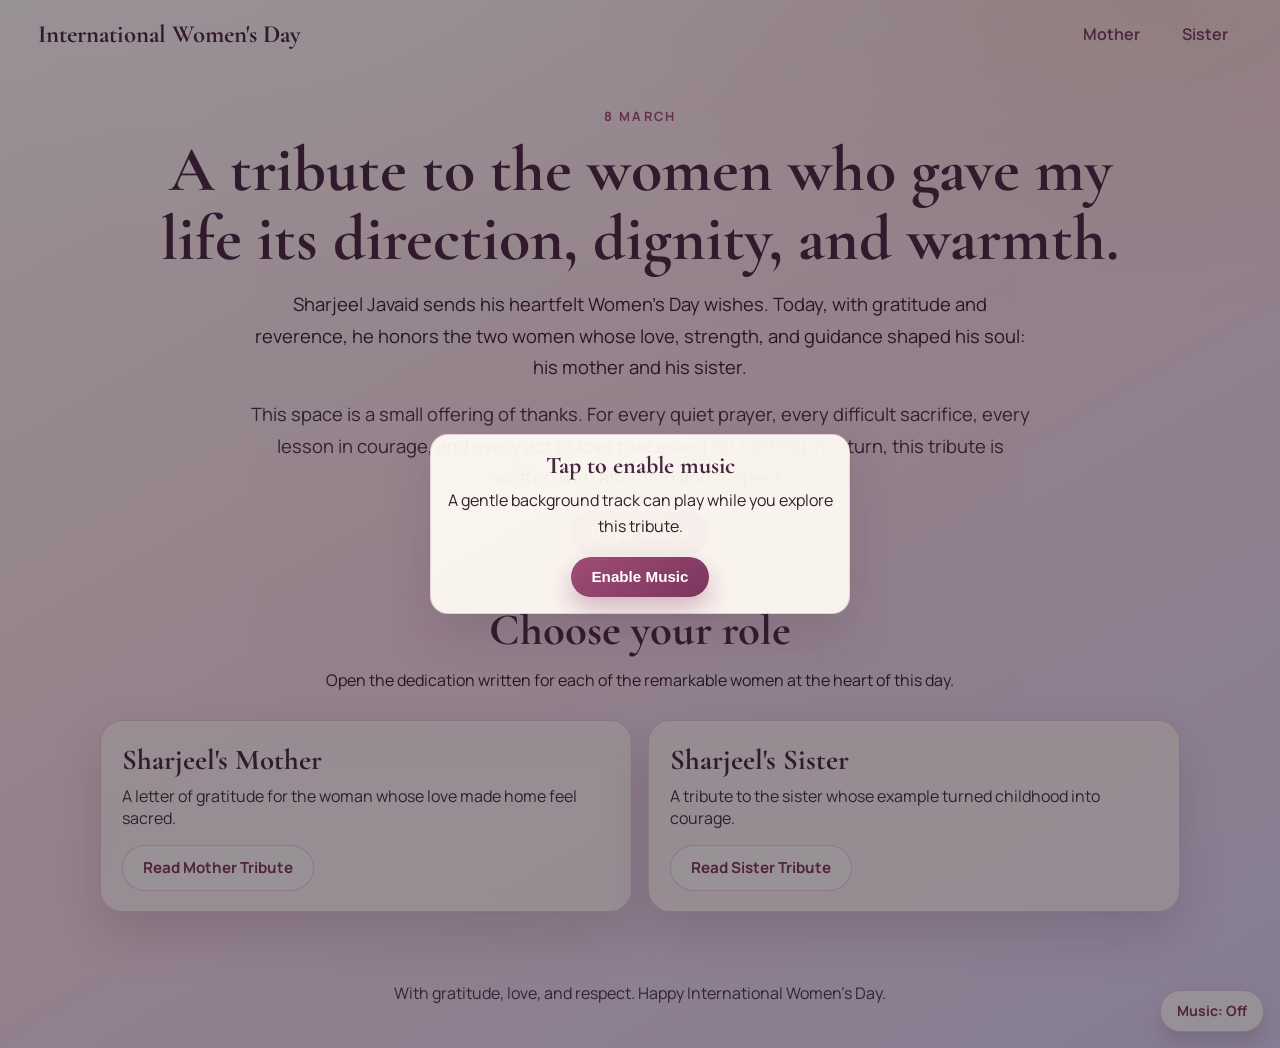
<file: index.html>
﻿<!DOCTYPE html>
<html lang="en">
<head>
  <meta charset="UTF-8">
  <meta name="viewport" content="width=device-width, initial-scale=1.0">
  <title>International Women's Day | A Tribute by Sharjeel Javaid</title>
  <meta name="description" content="A heartfelt International Women's Day tribute to Sharjeel Javaid's mother and sister.">
  <link rel="preconnect" href="https://fonts.googleapis.com">
  <link rel="preconnect" href="https://fonts.gstatic.com" crossorigin>
  <link href="https://fonts.googleapis.com/css2?family=Cormorant+Garamond:wght@500;600;700&family=Manrope:wght@400;500;600;700&display=swap" rel="stylesheet">
  <link rel="stylesheet" href="style.css">
</head>
<body class="page page-home">
  <div class="welcome-curtain" id="welcomeCurtain" aria-hidden="true">
    <p>Celebrating the women who shape our world</p>
  </div>

  <div class="petal-field" id="petalField" aria-hidden="true"></div>

  <button class="music-toggle" id="musicToggle" type="button" aria-pressed="false" aria-label="Toggle background music">
    Music: Off
  </button>

  <div class="music-overlay" id="musicOverlay" hidden>
    <div class="music-overlay-card" role="dialog" aria-modal="true" aria-labelledby="musicOverlayTitle">
      <h2 id="musicOverlayTitle">Tap to enable music</h2>
      <p>A gentle background track can play while you explore this tribute.</p>
      <button class="btn btn-primary" id="enableMusicBtn" type="button">Enable Music</button>
    </div>
  </div>

  <audio id="bgMusic" loop preload="auto" data-volume="0.18">
    <source src="assets/womens-day-theme.mp3" type="audio/mpeg">
  </audio>

  <header class="site-header">
    <a class="brand page-link" href="index.html">International Women's Day</a>
    <nav aria-label="Primary navigation">
      <a class="nav-link page-link" href="mother.html">Mother</a>
      <a class="nav-link page-link" href="sister.html">Sister</a>
    </nav>
  </header>

  <main>
    <section class="hero reveal">
      <p class="eyebrow">8 March</p>
      <h1>A tribute to the women who gave my life its direction, dignity, and warmth.</h1>
      <p class="lead">
        Sharjeel Javaid sends his heartfelt Women's Day wishes. Today, with gratitude and reverence,
        he honors the two women whose love, strength, and guidance shaped his soul: his mother and his sister.
      </p>
      <p class="intro">
        This space is a small offering of thanks. For every quiet prayer, every difficult sacrifice, every lesson in courage,
        and every act of love that asked for nothing in return, this tribute is written with affection and respect.
      </p>
      <a class="btn btn-primary" href="#roles">Begin Tribute</a>
    </section>

    <section class="role-section reveal" id="roles" aria-labelledby="rolesHeading">
      <h2 id="rolesHeading">Choose your role</h2>
      <p class="section-copy">Open the dedication written for each of the remarkable women at the heart of this day.</p>

      <div class="role-grid">
        <article class="role-card" tabindex="0" aria-label="Open tribute for Sharjeel's Mother">
          <h3>Sharjeel's Mother</h3>
          <p>A letter of gratitude for the woman whose love made home feel sacred.</p>
          <a class="btn btn-secondary page-link" href="mother.html">Read Mother Tribute</a>
        </article>

        <article class="role-card" tabindex="0" aria-label="Open tribute for Sharjeel's Sister">
          <h3>Sharjeel's Sister</h3>
          <p>A tribute to the sister whose example turned childhood into courage.</p>
          <a class="btn btn-secondary page-link" href="sister.html">Read Sister Tribute</a>
        </article>
      </div>
    </section>
  </main>

  <footer class="site-footer">
    <p>With gratitude, love, and respect. Happy International Women's Day.</p>
  </footer>

  <script src="script.js"></script>
</body>
</html>
</file>
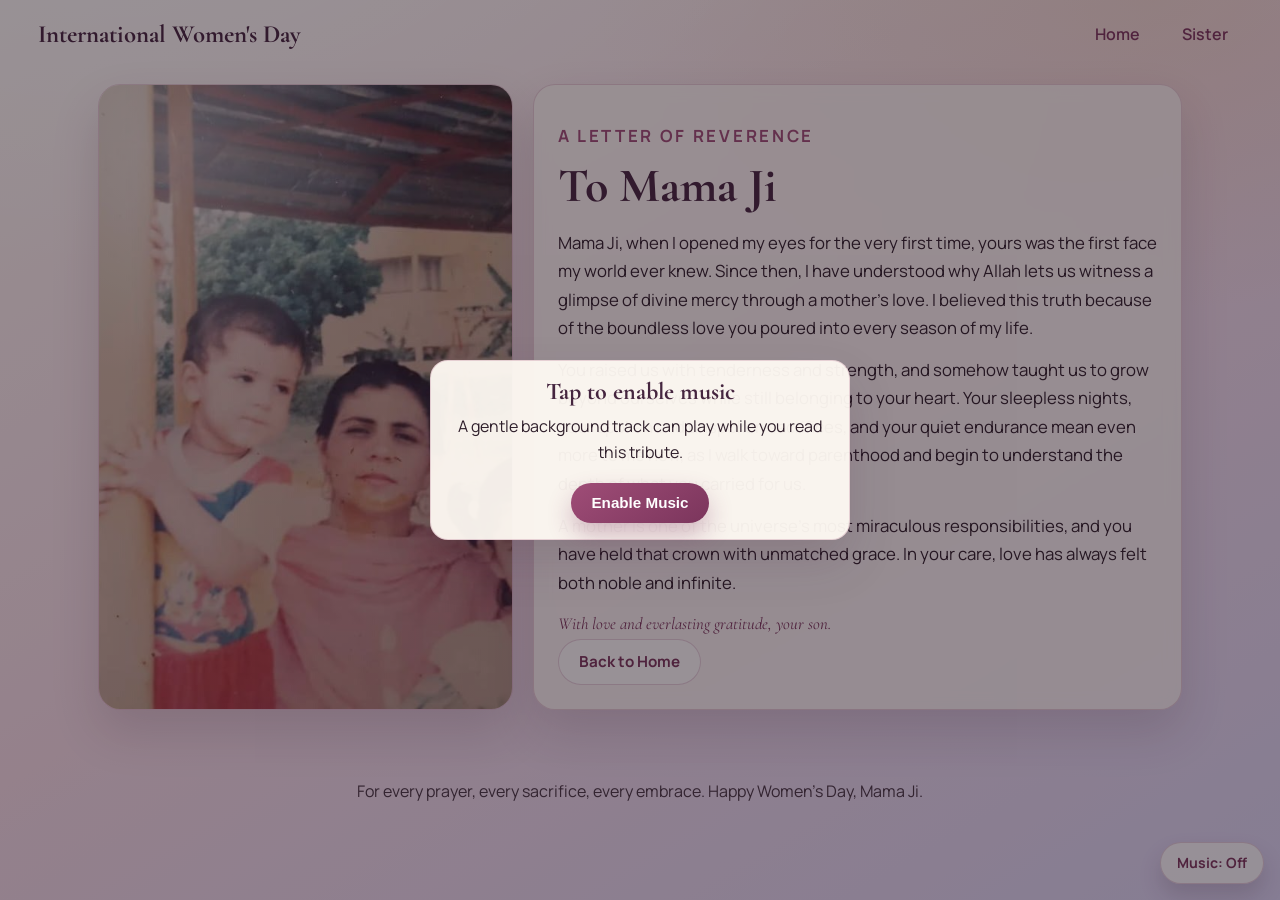
<file: mother.html>
﻿<!DOCTYPE html>
<html lang="en">
<head>
  <meta charset="UTF-8">
  <meta name="viewport" content="width=device-width, initial-scale=1.0">
  <title>For Mama Ji | International Women's Day</title>
  <meta name="description" content="A heartfelt Women's Day tribute from Sharjeel Javaid to his mother.">
  <link rel="preconnect" href="https://fonts.googleapis.com">
  <link rel="preconnect" href="https://fonts.gstatic.com" crossorigin>
  <link href="https://fonts.googleapis.com/css2?family=Cormorant+Garamond:wght@500;600;700&family=Manrope:wght@400;500;600;700&display=swap" rel="stylesheet">
  <link rel="stylesheet" href="style.css">
</head>
<body class="page page-tribute">
  <div class="welcome-curtain" id="welcomeCurtain" aria-hidden="true">
    <p>For Mama Ji</p>
  </div>

  <div class="petal-field" id="petalField" aria-hidden="true"></div>

  <button class="music-toggle" id="musicToggle" type="button" aria-pressed="false" aria-label="Toggle background music">
    Music: Off
  </button>

  <div class="music-overlay" id="musicOverlay" hidden>
    <div class="music-overlay-card" role="dialog" aria-modal="true" aria-labelledby="musicOverlayTitle">
      <h2 id="musicOverlayTitle">Tap to enable music</h2>
      <p>A gentle background track can play while you read this tribute.</p>
      <button class="btn btn-primary" id="enableMusicBtn" type="button">Enable Music</button>
    </div>
  </div>

  <audio id="bgMusic" loop preload="auto" data-volume="0.18">
    <source src="assets/womens-day-theme.mp3" type="audio/mpeg">
  </audio>

  <header class="site-header">
    <a class="brand page-link" href="index.html">International Women's Day</a>
    <nav aria-label="Primary navigation">
      <a class="nav-link page-link" href="index.html">Home</a>
      <a class="nav-link page-link" href="sister.html">Sister</a>
    </nav>
  </header>

  <main class="tribute-main">
    <section class="tribute-layout reveal">
      <figure class="portrait-frame">
        <img src="Mama.jpg" alt="Portrait tribute to Sharjeel's mother">
      </figure>

      <article class="tribute-card" aria-labelledby="motherTitle">
        <p class="eyebrow">A Letter of Reverence</p>
        <h1 id="motherTitle">To Mama Ji</h1>
        <p>
          Mama Ji, when I opened my eyes for the very first time, yours was the first face my world ever knew.
          Since then, I have understood why Allah lets us witness a glimpse of divine mercy through a mother's love.
          I believed this truth because of the boundless love you poured into every season of my life.
        </p>
        <p>
          You raised us with tenderness and strength, and somehow taught us to grow beyond ourselves while still belonging to your heart.
          Your sleepless nights, your spoken and unspoken sacrifices, and your quiet endurance mean even more to me now,
          as I walk toward parenthood and begin to understand the depth of what you carried for us.
        </p>
        <p>
          A mother is one of the universe's most miraculous responsibilities, and you have held that crown with unmatched grace.
          In your care, love has always felt both noble and infinite.
        </p>
        <p class="closing">With love and everlasting gratitude, your son.</p>
        <a class="btn btn-secondary page-link" href="index.html">Back to Home</a>
      </article>
    </section>
  </main>

  <footer class="site-footer">
    <p>For every prayer, every sacrifice, every embrace. Happy Women's Day, Mama Ji.</p>
  </footer>

  <script src="script.js"></script>
</body>
</html>
</file>
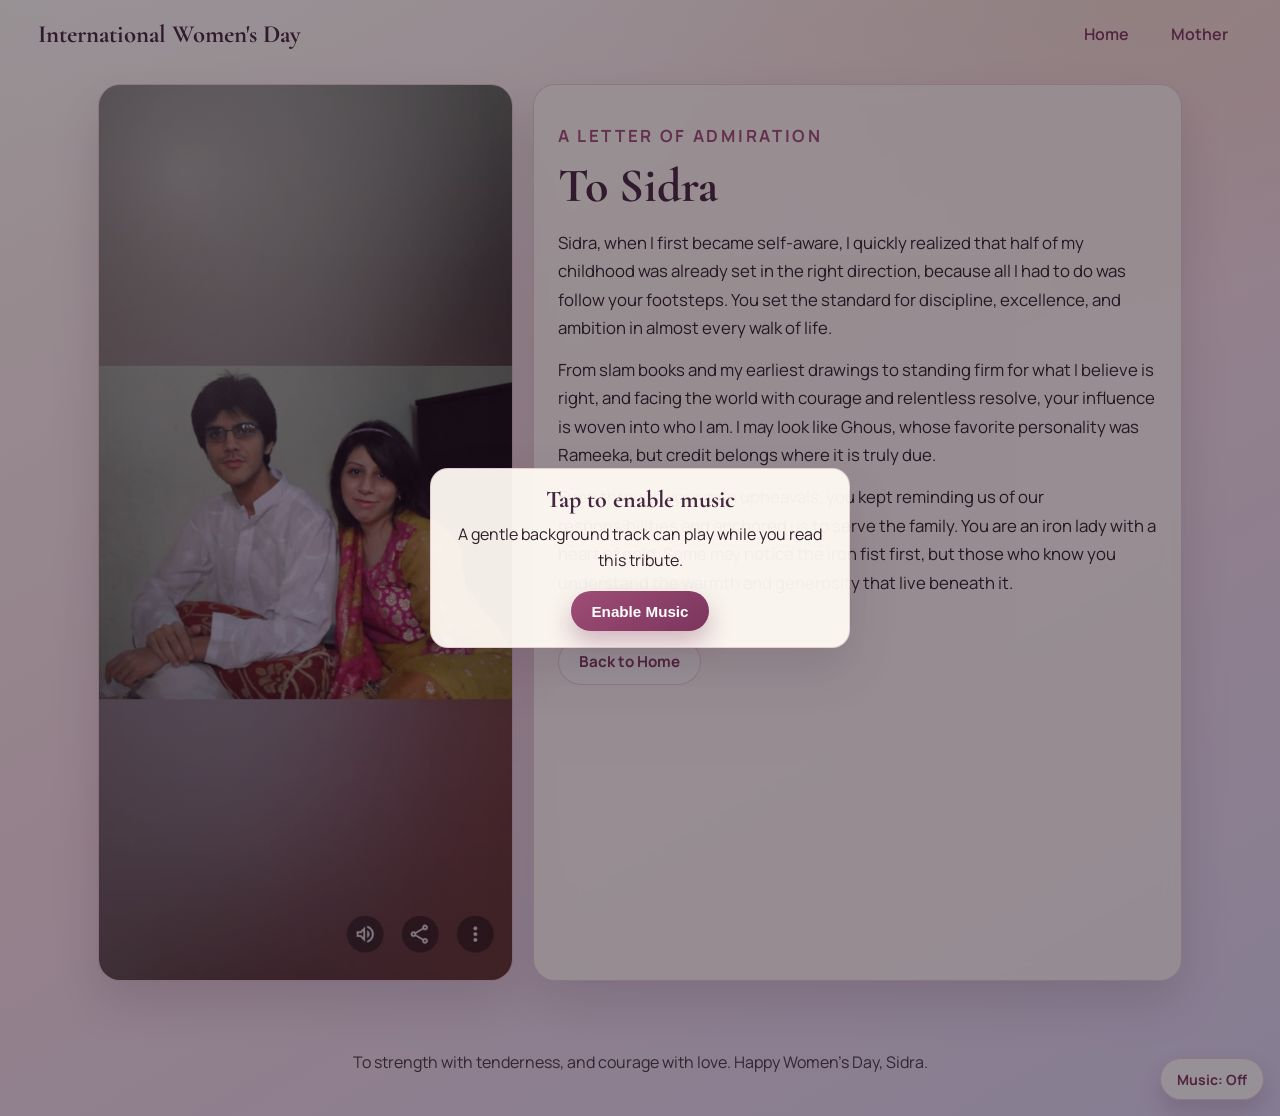
<file: sister.html>
﻿<!DOCTYPE html>
<html lang="en">
<head>
  <meta charset="UTF-8">
  <meta name="viewport" content="width=device-width, initial-scale=1.0">
  <title>For Sidra | International Women's Day</title>
  <meta name="description" content="A heartfelt Women's Day tribute from Sharjeel Javaid to his sister.">
  <link rel="preconnect" href="https://fonts.googleapis.com">
  <link rel="preconnect" href="https://fonts.gstatic.com" crossorigin>
  <link href="https://fonts.googleapis.com/css2?family=Cormorant+Garamond:wght@500;600;700&family=Manrope:wght@400;500;600;700&display=swap" rel="stylesheet">
  <link rel="stylesheet" href="style.css">
</head>
<body class="page page-tribute">
  <div class="welcome-curtain" id="welcomeCurtain" aria-hidden="true">
    <p>For Sidra</p>
  </div>

  <div class="petal-field" id="petalField" aria-hidden="true"></div>

  <button class="music-toggle" id="musicToggle" type="button" aria-pressed="false" aria-label="Toggle background music">
    Music: Off
  </button>

  <div class="music-overlay" id="musicOverlay" hidden>
    <div class="music-overlay-card" role="dialog" aria-modal="true" aria-labelledby="musicOverlayTitle">
      <h2 id="musicOverlayTitle">Tap to enable music</h2>
      <p>A gentle background track can play while you read this tribute.</p>
      <button class="btn btn-primary" id="enableMusicBtn" type="button">Enable Music</button>
    </div>
  </div>

  <audio id="bgMusic" loop preload="auto" data-volume="0.18">
    <source src="assets/womens-day-theme.mp3" type="audio/mpeg">
  </audio>

  <header class="site-header">
    <a class="brand page-link" href="index.html">International Women's Day</a>
    <nav aria-label="Primary navigation">
      <a class="nav-link page-link" href="index.html">Home</a>
      <a class="nav-link page-link" href="mother.html">Mother</a>
    </nav>
  </header>

  <main class="tribute-main">
    <section class="tribute-layout reveal">
      <figure class="portrait-frame">
        <img src="Sis.jpg" alt="Portrait tribute to Sharjeel's sister Sidra">
      </figure>

      <article class="tribute-card" aria-labelledby="sisterTitle">
        <p class="eyebrow">A Letter of Admiration</p>
        <h1 id="sisterTitle">To Sidra</h1>
        <p>
          Sidra, when I first became self-aware, I quickly realized that half of my childhood was already set in the right direction,
          because all I had to do was follow your footsteps.
          You set the standard for discipline, excellence, and ambition in almost every walk of life.
        </p>
        <p>
          From slam books and my earliest drawings to standing firm for what I believe is right,
          and facing the world with courage and relentless resolve, your influence is woven into who I am.
          I may look like Ghous, whose favorite personality was Rameeka, but credit belongs where it is truly due.
        </p>
        <p>
          Even through your own upheavals, you kept reminding us of our responsibilities and anchored us to serve the family.
          You are an iron lady with a heart of gold. Some may notice the iron fist first,
          but those who know you understand the warmth and generosity that live beneath it.
        </p>
        <p class="closing">Ee to manu hai.</p>
        <a class="btn btn-secondary page-link" href="index.html">Back to Home</a>
      </article>
    </section>
  </main>

  <footer class="site-footer">
    <p>To strength with tenderness, and courage with love. Happy Women's Day, Sidra.</p>
  </footer>

  <script src="script.js"></script>
</body>
</html>
</file>
<file: style.css>
﻿:root {
  --ivory: #fffaf4;
  --blush: #f8dfe9;
  --lavender: #ddd8f8;
  --soft-gold: #d5b87a;
  --plum: #45253f;
  --rose: #9f4d77;
  --rose-deep: #7b355c;
  --ink: #2f1f2b;
  --card: rgba(255, 252, 248, 0.78);
  --border: rgba(159, 77, 119, 0.24);
  --shadow: 0 22px 48px rgba(69, 37, 63, 0.16);
}

* {
  box-sizing: border-box;
}

html {
  scroll-behavior: smooth;
}

body {
  margin: 0;
  min-height: 100vh;
  font-family: "Manrope", sans-serif;
  color: var(--ink);
  background:
    radial-gradient(1200px 600px at 10% -10%, rgba(255, 255, 255, 0.8), transparent 60%),
    radial-gradient(900px 500px at 90% 0%, rgba(213, 184, 122, 0.2), transparent 62%),
    linear-gradient(150deg, var(--ivory), var(--blush) 48%, var(--lavender));
  opacity: 0;
  transform: translateY(16px);
  transition: opacity 500ms ease, transform 500ms ease;
  overflow-x: hidden;
}

body.is-ready {
  opacity: 1;
  transform: translateY(0);
}

body.is-leaving {
  opacity: 0;
  transform: translateY(14px);
}

.welcome-curtain {
  position: fixed;
  inset: 0;
  z-index: 120;
  display: grid;
  place-items: center;
  background: linear-gradient(140deg, rgba(69, 37, 63, 0.92), rgba(123, 53, 92, 0.9));
  color: #fff;
  font-family: "Cormorant Garamond", serif;
  font-size: clamp(1.25rem, 3vw, 2rem);
  letter-spacing: 0.04em;
  transition: opacity 700ms ease, visibility 700ms ease;
}

.welcome-curtain.is-hidden {
  opacity: 0;
  visibility: hidden;
}

.petal-field {
  position: fixed;
  inset: 0;
  pointer-events: none;
  z-index: 1;
}

.petal {
  position: absolute;
  width: var(--size);
  height: calc(var(--size) * 1.35);
  left: var(--left);
  top: -8%;
  border-radius: 60% 40% 65% 35%;
  background: linear-gradient(150deg, rgba(255, 255, 255, 0.95), rgba(250, 205, 226, 0.8));
  box-shadow: 0 4px 12px rgba(159, 77, 119, 0.18);
  opacity: var(--opacity);
  animation: drift var(--duration) linear infinite;
  animation-delay: var(--delay);
}

@keyframes drift {
  0% {
    transform: translate3d(0, -10vh, 0) rotate(0deg);
  }
  100% {
    transform: translate3d(var(--sway), 110vh, 0) rotate(280deg);
  }
}

.site-header,
main,
.site-footer,
.music-toggle,
.music-overlay {
  position: relative;
  z-index: 3;
}

.site-header {
  display: flex;
  justify-content: space-between;
  align-items: center;
  gap: 1rem;
  padding: 1rem clamp(1rem, 3vw, 2.75rem);
}

.brand {
  font-family: "Cormorant Garamond", serif;
  font-size: clamp(1.15rem, 2.2vw, 1.55rem);
  font-weight: 700;
  color: var(--plum);
  text-decoration: none;
}

nav {
  display: flex;
  gap: 0.9rem;
  align-items: center;
}

.nav-link {
  text-decoration: none;
  color: var(--rose-deep);
  font-weight: 600;
  padding: 0.45rem 0.85rem;
  border-radius: 999px;
  transition: background 180ms ease, transform 180ms ease;
}

.nav-link:hover,
.nav-link:focus-visible {
  background: rgba(255, 255, 255, 0.66);
  transform: translateY(-1px);
}

main {
  padding: 0 clamp(1rem, 3vw, 3rem) 2.5rem;
}

.hero {
  max-width: 980px;
  margin: 2.4rem auto 1.8rem;
  text-align: center;
}

.eyebrow {
  margin: 0;
  text-transform: uppercase;
  letter-spacing: 0.16em;
  font-size: 0.8rem;
  font-weight: 700;
  color: var(--rose);
}

h1,
h2,
h3 {
  font-family: "Cormorant Garamond", serif;
  color: var(--plum);
  margin: 0;
}

.hero h1 {
  margin-top: 0.65rem;
  font-size: clamp(2rem, 5.2vw, 4rem);
  line-height: 1.08;
}

.lead,
.intro,
.section-copy,
.tribute-card p,
.site-footer p {
  line-height: 1.7;
}

.lead,
.intro {
  margin: 1rem auto 0;
  max-width: 780px;
  font-size: clamp(1rem, 1.7vw, 1.15rem);
}

.intro {
  opacity: 0.9;
}

.role-section {
  margin: 3rem auto 0;
  max-width: 1080px;
  text-align: center;
}

.role-section h2 {
  font-size: clamp(1.9rem, 4vw, 2.8rem);
}

.section-copy {
  margin: 0.65rem auto 0;
  max-width: 740px;
}

.role-grid {
  margin-top: 1.6rem;
  display: grid;
  grid-template-columns: repeat(2, minmax(0, 1fr));
  gap: 1rem;
}

.role-card,
.tribute-card {
  background: var(--card);
  border: 1px solid var(--border);
  border-radius: 22px;
  backdrop-filter: blur(8px);
  box-shadow: var(--shadow);
}

.role-card {
  padding: 1.3rem;
  text-align: left;
  transition: transform 220ms ease, box-shadow 220ms ease;
}

.role-card:hover,
.role-card:focus-within {
  transform: translateY(-4px);
  box-shadow: 0 26px 50px rgba(69, 37, 63, 0.2);
}

.role-card h3 {
  font-size: clamp(1.3rem, 2.5vw, 1.8rem);
}

.role-card p {
  margin: 0.5rem 0 1rem;
  color: rgba(47, 31, 43, 0.92);
}

.btn {
  display: inline-flex;
  align-items: center;
  justify-content: center;
  border: 0;
  border-radius: 999px;
  padding: 0.72rem 1.25rem;
  text-decoration: none;
  font-weight: 700;
  font-size: 0.95rem;
  cursor: pointer;
  transition: transform 160ms ease, box-shadow 180ms ease, background 200ms ease;
}

.btn:hover,
.btn:focus-visible {
  transform: translateY(-2px);
}

.btn:active {
  transform: translateY(0);
}

.btn-primary {
  margin-top: 1.1rem;
  background: linear-gradient(145deg, var(--rose), var(--rose-deep));
  color: #fff;
  box-shadow: 0 12px 24px rgba(123, 53, 92, 0.32);
}

.btn-secondary {
  background: rgba(255, 255, 255, 0.84);
  color: var(--rose-deep);
  border: 1px solid rgba(159, 77, 119, 0.25);
}

.tribute-main {
  max-width: 1160px;
  margin: 1rem auto 0;
}

.tribute-layout {
  display: grid;
  grid-template-columns: minmax(240px, 0.78fr) minmax(0, 1.22fr);
  align-items: stretch;
  gap: 1.2rem;
}

.portrait-frame {
  margin: 0;
  min-height: 100%;
  position: relative;
  border-radius: 22px;
  overflow: hidden;
  border: 1px solid var(--border);
  box-shadow: var(--shadow);
}

.portrait-frame::after {
  content: "";
  position: absolute;
  inset: 0;
  background:
    radial-gradient(circle at 20% 10%, rgba(255, 255, 255, 0.48), transparent 36%),
    linear-gradient(170deg, rgba(69, 37, 63, 0.04), rgba(69, 37, 63, 0.2));
  pointer-events: none;
}

.portrait-frame img {
  width: 100%;
  height: 100%;
  min-height: 480px;
  object-fit: cover;
  display: block;
}

.tribute-card {
  padding: clamp(1rem, 2vw, 1.5rem);
}

.tribute-card h1 {
  margin-top: 0.4rem;
  font-size: clamp(2rem, 4vw, 3rem);
}

.tribute-card p {
  margin: 0.82rem 0 0;
  font-size: clamp(0.98rem, 1.5vw, 1.05rem);
}

.closing {
  margin-top: 1.05rem;
  font-family: "Cormorant Garamond", serif;
  font-size: 1.25rem;
  font-style: italic;
  color: var(--rose-deep);
}

.site-footer {
  text-align: center;
  padding: 0.75rem 1rem 1.5rem;
  color: rgba(47, 31, 43, 0.88);
}

.music-toggle {
  position: fixed;
  right: 1rem;
  bottom: 1rem;
  z-index: 20;
  border: 1px solid rgba(159, 77, 119, 0.25);
  border-radius: 999px;
  padding: 0.66rem 1rem;
  font: 700 0.88rem "Manrope", sans-serif;
  color: var(--rose-deep);
  background: rgba(255, 255, 255, 0.88);
  box-shadow: 0 12px 22px rgba(69, 37, 63, 0.18);
  cursor: pointer;
}

.music-overlay {
  position: fixed;
  inset: 0;
  z-index: 80;
  display: grid;
  place-items: center;
  background: rgba(28, 14, 25, 0.45);
  padding: 1rem;
}

.music-overlay[hidden] {
  display: none;
}

.music-overlay-card {
  width: min(420px, 100%);
  background: rgba(255, 250, 244, 0.95);
  border: 1px solid rgba(159, 77, 119, 0.22);
  border-radius: 18px;
  padding: 1rem;
  text-align: center;
  box-shadow: var(--shadow);
}

.music-overlay-card h2 {
  font-size: 1.5rem;
}

.music-overlay-card p {
  margin: 0.5rem 0 0;
  line-height: 1.6;
}

.reveal {
  opacity: 0;
  transform: translateY(18px);
  transition: opacity 550ms ease, transform 550ms ease;
}

.reveal.in-view {
  opacity: 1;
  transform: translateY(0);
}

@media (max-width: 900px) {
  .tribute-layout {
    grid-template-columns: 1fr;
  }

  .portrait-frame img {
    min-height: 360px;
    max-height: 500px;
  }
}

@media (max-width: 680px) {
  .site-header {
    flex-direction: column;
    align-items: flex-start;
  }

  nav {
    flex-wrap: wrap;
  }

  .role-grid {
    grid-template-columns: 1fr;
  }

  .music-toggle {
    right: 0.75rem;
    bottom: 0.75rem;
  }
}

@media (prefers-reduced-motion: reduce) {
  html {
    scroll-behavior: auto;
  }

  *,
  *::before,
  *::after {
    animation: none !important;
    transition-duration: 0.01ms !important;
  }

  .reveal {
    opacity: 1;
    transform: none;
  }
}
</file>
